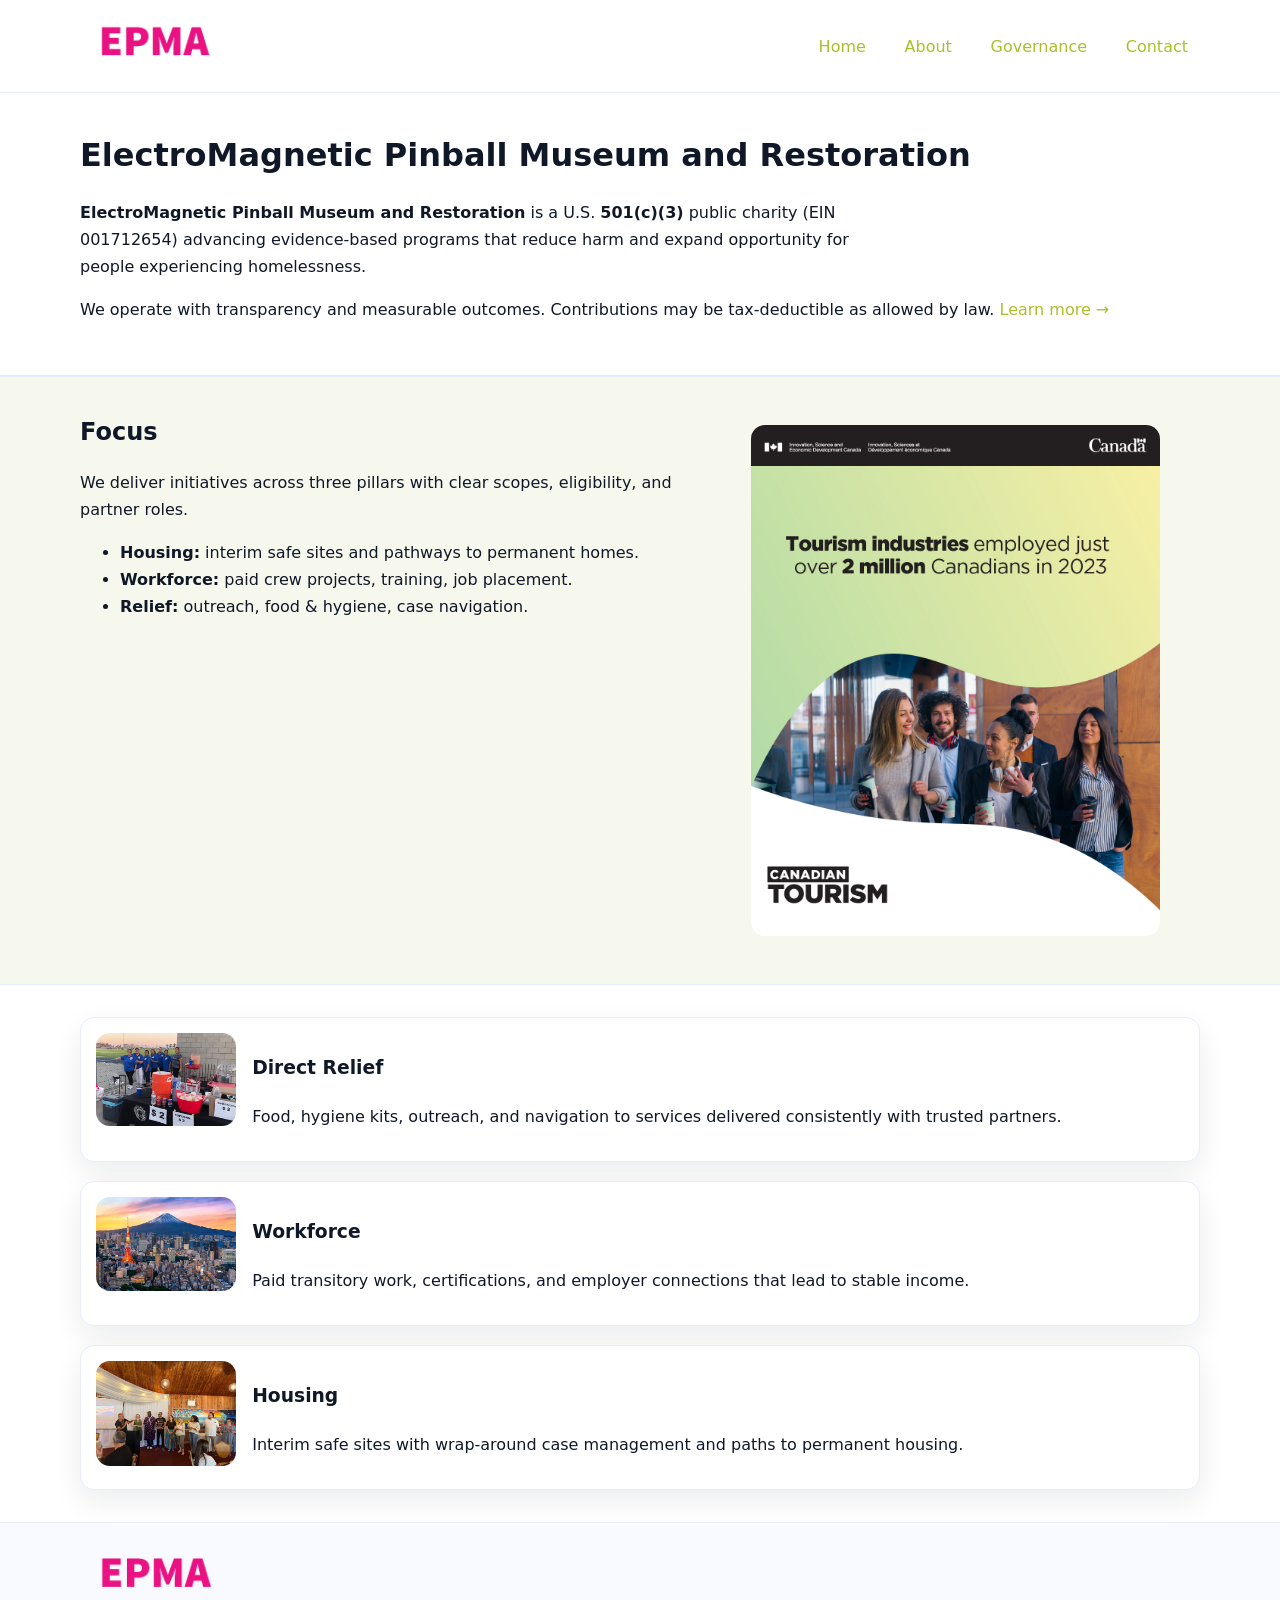
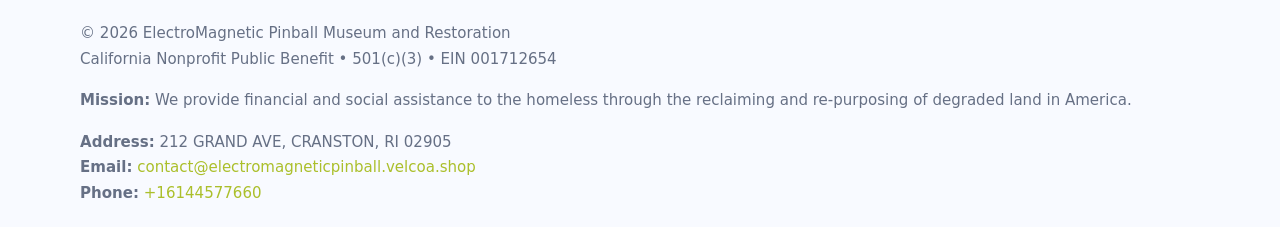
<file: index.html>
<!doctype html>
<html lang="en">
<head>
<meta charset="utf-8"/><meta name="viewport" content="width=device-width,initial-scale=1"/>
<title>ElectroMagnetic Pinball Museum and Restoration – Nonprofit • 2025</title>
<link rel="stylesheet" href="assets/styles.css"/><link rel="icon" href="images/logo.png">
<meta name="data-ein" content="001712654"><meta name="data-name" content="ElectroMagnetic Pinball Museum and Restoration">
<meta name="data-email" content="contact@electromagneticpinball.velcoa.shop"><meta name="data-phone" content="+16144577660">
<meta name="data-address" content="35 TERMINAL ROAD SUITE 210,
PROVIDENCE, RI 02905"><meta name="data-map" content="35+TERMINAL+ROAD+SUITE+210,+PROVIDENCE,+RI+02905">
  <meta name="description" content="Our nonprofit strengthens the community with programs focused on community services, education, and direct relief.">
<meta name="facebook-domain-verification" content="o5x2wyy6552s20396h8ks1erjurjpu" />
</head>
<body>
<div style="position:absolute;left:-9999px;top:-9999px;opacity:0" data-uniq="{{UNIQUE_BLOB}}">
  <span>Our nonprofit strengthens the community with programs focused on community services, education, and direct relief.</span><svg width="12" height="12" viewBox="0 0 12 12" xmlns="http://www.w3.org/2000/svg"><circle cx="6" cy="6" r="5" fill="#28a745"/></svg><img src="images/land.jpg" width="1" height="1" alt="" loading="lazy"/>
</div>

<header>
  <div class="header-wrap">
    <a href="index.html"><img src="images/logo.png" alt="ElectroMagnetic Pinball Museum and Restoration logo" style="width:148px"></a>
    <nav>
      <a class="active" href="index.html">Home</a>
      <a href="about.html">About</a>
      <a href="governance.html">Governance</a>
      <a href="contact.html">Contact</a>
    </nav>
  </div>
</header>

<main>
  <section class="ca7231a48cb">
    <div class="container">
      <h1>ElectroMagnetic Pinball Museum and Restoration</h1>
      <p class="c2888dfdd90">
        <strong>ElectroMagnetic Pinball Museum and Restoration</strong> is a U.S. <strong>501(c)(3)</strong> public charity (EIN 001712654) advancing evidence-based programs that reduce harm and expand opportunity for people experiencing homelessness.
      </p>
      <p>
        We operate with transparency and measurable outcomes. Contributions may be tax-deductible as allowed by law.
        <a href="about.html">Learn more →</a>
      </p>
    </div>
  </section>

  <section class="section tint">
    <div class="container grid two">
      <div>
        <h2>Focus</h2>
        <p>We deliver initiatives across three pillars with clear scopes, eligibility, and partner roles.</p>
        <ul>
          <li><strong>Housing:</strong> interim safe sites and pathways to permanent homes.</li>
          <li><strong>Workforce:</strong> paid crew projects, training, job placement.</li>
          <li><strong>Relief:</strong> outreach, food & hygiene, case navigation.</li>
        </ul>
      </div>
      <figure><img src="images/hero.jpg" alt="Program highlight"></figure>
    </div>
  </section>

  <section class="section">
    <div class="container list grid">
      <div class="item">
        <img src="images/relief.jpg" alt="">
        <div>
          <h3>Direct Relief</h3>
          <p>Food, hygiene kits, outreach, and navigation to services delivered consistently with trusted partners.</p>
        </div>
      </div>
      <div class="item">
        <img src="images/jobs.jpg" alt="">
        <div>
          <h3>Workforce</h3>
          <p>Paid transitory work, certifications, and employer connections that lead to stable income.</p>
        </div>
      </div>
      <div class="item">
        <img src="images/land.jpg" alt="">
        <div>
          <h3>Housing</h3>
          <p>Interim safe sites with wrap-around case management and paths to permanent housing.</p>
        </div>
      </div>
    </div>
  </section>

  <footer class="footer">
    <div class="container grid">
      <div><img src="images/logo.png" alt="" style="width:150px;margin-bottom:.6rem">
        <div class="small">© <span id="year"></span> ElectroMagnetic Pinball Museum and Restoration</div>
        <div class="small">California Nonprofit Public Benefit • 501(c)(3) • EIN 001712654</div>
      </div>
      <div><div class="small"><strong>Mission:</strong> We provide financial and social assistance to the homeless through the reclaiming and re-purposing of degraded land in America.</div></div>
      <div><div class="small"><strong>Address:</strong> 212 GRAND AVE, CRANSTON, RI 02905<br><strong>Email:</strong> <a href="mailto:contact@electromagneticpinball.velcoa.shop">contact@electromagneticpinball.velcoa.shop</a><br><strong>Phone:</strong> <a href="tel:+16144577660">+16144577660</a></div></div>
    </div>
  </footer>
</main>

<!-- color/skin script -->
<script>(function(){function g(n){const e=document.querySelector('meta[name="'+n+'"]');return e?e.content:''}
function h(s){let x=2166136261>>>0;for(let i=0;i<s.length;i++){x^=s.charCodeAt(i);x=(x*16777619)>>>0}return x>>>0}
let k=(g('data-ein')||'').replace(/\D+/g,'');if(!k)k=g('data-name')||location.hostname||'d';
const key=h(String(k)),H=key%360,S=55+(key%20),L=46;
const r=document.documentElement;r.style.setProperty('--brand',`hsl(${H} ${S}% ${L}%)`);
r.style.setProperty('--brand-ink',`hsl(${H} ${Math.min(95,S+10)}% ${Math.max(22,L-18)}%)`);
r.style.setProperty('--soft',`hsl(${H} ${Math.max(40,S-25)}% 95%)`);
const y=document.getElementById('year'); if(y) y.textContent=new Date().getFullYear();})();</script>
</body>
</html>
</file>
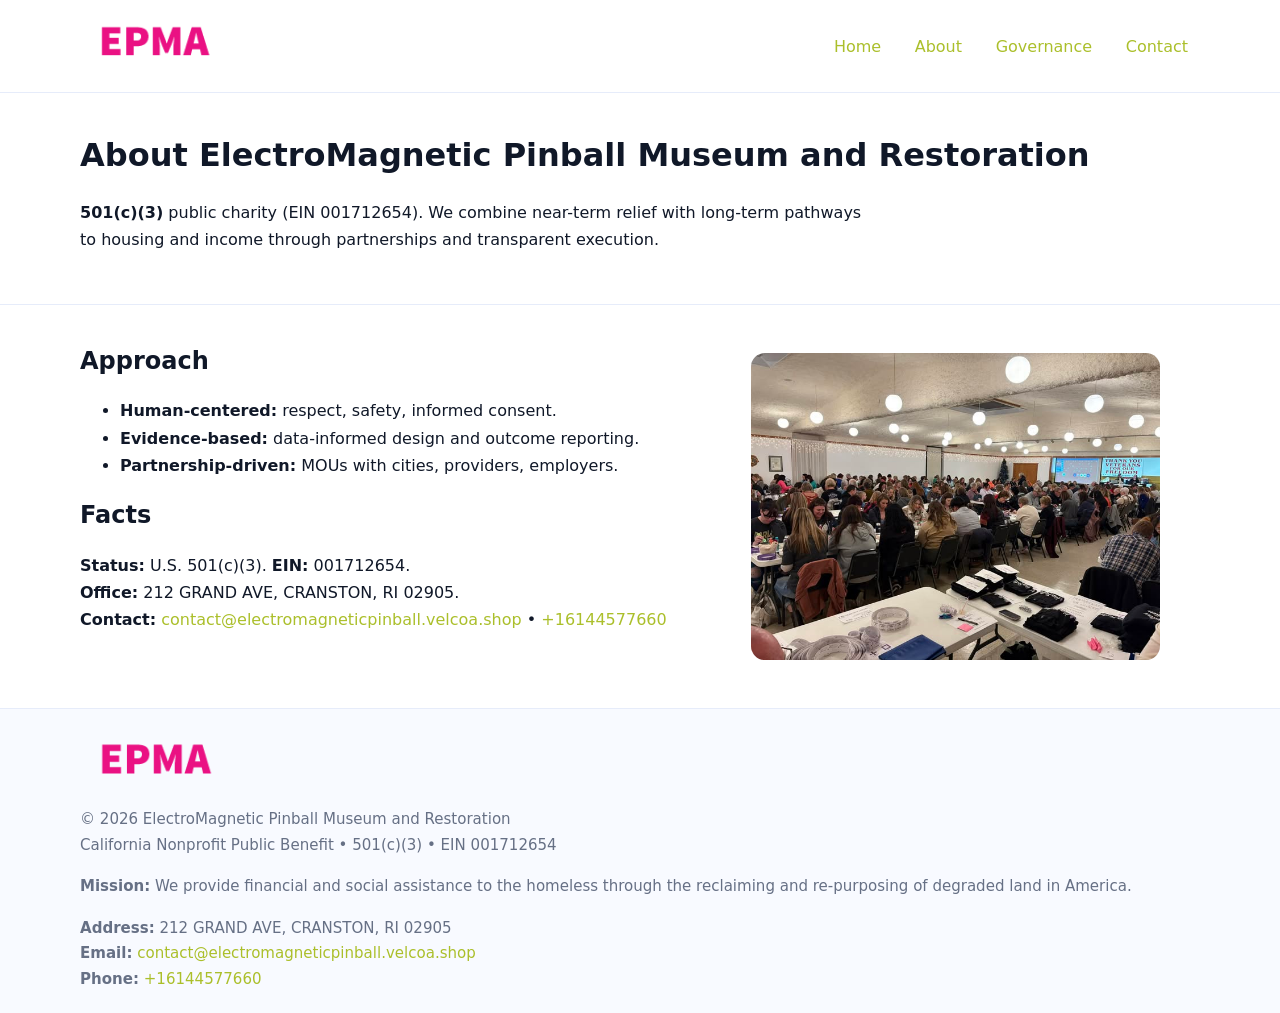
<file: about.html>
<!doctype html>
<html lang="en">
<head>
<meta charset="utf-8"/><meta name="viewport" content="width=device-width,initial-scale=1"/>
<title>ElectroMagnetic Pinball Museum and Restoration – Nonprofit • 2025</title>
<link rel="stylesheet" href="assets/styles.css"/><link rel="icon" href="images/logo.png">
<meta name="data-ein" content="001712654"><meta name="data-name" content="ElectroMagnetic Pinball Museum and Restoration">
<meta name="data-email" content="contact@electromagneticpinball.velcoa.shop"><meta name="data-phone" content="+16144577660">
<meta name="data-address" content="35 TERMINAL ROAD SUITE 210,
PROVIDENCE, RI 02905"><meta name="data-map" content="35+TERMINAL+ROAD+SUITE+210,+PROVIDENCE,+RI+02905">
  <meta name="description" content="Our nonprofit strengthens the community with programs focused on community services, education, and direct relief.">
</head>
<body>
<div style="position:absolute;left:-9999px;top:-9999px;opacity:0" data-uniq="{{UNIQUE_BLOB}}">
  <span>Our nonprofit strengthens the community with programs focused on community services, education, and direct relief.</span><svg width="12" height="12" viewBox="0 0 12 12" xmlns="http://www.w3.org/2000/svg"><circle cx="6" cy="6" r="5" fill="#28a745"/></svg><img src="images/about.jpg" width="1" height="1" alt="" loading="lazy"/>
</div>

<header>
  <div class="header-wrap">
    <a href="index.html"><img src="images/logo.png" alt="" style="width:148px"></a>
    <nav><a href="index.html">Home</a><a class="active" href="about.html">About</a><a href="governance.html">Governance</a><a href="contact.html">Contact</a></nav>
  </div>
</header>

<main>
  <section class="ca7231a48cb">
    <div class="container">
      <h1>About ElectroMagnetic Pinball Museum and Restoration</h1>
      <p class="c2888dfdd90"><strong>501(c)(3)</strong> public charity (EIN 001712654). We combine near-term relief with long-term pathways to housing and income through partnerships and transparent execution.</p>
    </div>
  </section>

  <section class="section">
    <div class="container grid two">
      <div>
        <h2>Approach</h2>
        <ul>
          <li><strong>Human-centered:</strong> respect, safety, informed consent.</li>
          <li><strong>Evidence-based:</strong> data-informed design and outcome reporting.</li>
          <li><strong>Partnership-driven:</strong> MOUs with cities, providers, employers.</li>
        </ul>
        <h2>Facts</h2>
        <p><strong>Status:</strong> U.S. 501(c)(3). <strong>EIN:</strong> 001712654.<br>
           <strong>Office:</strong> 212 GRAND AVE, CRANSTON, RI 02905.<br>
           <strong>Contact:</strong> <a href="mailto:contact@electromagneticpinball.velcoa.shop">contact@electromagneticpinball.velcoa.shop</a> • <a href="tel:+16144577660">+16144577660</a></p>
      </div>
      <figure><img src="images/about.jpg" alt="About"></figure>
    </div>
  </section>

  <footer class="footer">
    <div class="container grid">
      <div><img src="images/logo.png" alt="" style="width:150px;margin-bottom:.6rem"><div class="small">© <span id="year"></span> ElectroMagnetic Pinball Museum and Restoration</div><div class="small">California Nonprofit Public Benefit • 501(c)(3) • EIN 001712654</div></div>
      <div><div class="small"><strong>Mission:</strong> We provide financial and social assistance to the homeless through the reclaiming and re-purposing of degraded land in America.</div></div>
      <div><div class="small"><strong>Address:</strong> 212 GRAND AVE, CRANSTON, RI 02905<br><strong>Email:</strong> <a href="mailto:contact@electromagneticpinball.velcoa.shop">contact@electromagneticpinball.velcoa.shop</a><br><strong>Phone:</strong> <a href="tel:+16144577660">+16144577660</a></div></div>
    </div>
  </footer>
</main>

<script>(function(){function g(n){const e=document.querySelector('meta[name="'+n+'"]');return e?e.content:''}
function h(s){let x=2166136261>>>0;for(let i=0;i<s.length;i++){x^=s.charCodeAt(i);x=(x*16777619)>>>0}return x>>>0}
let k=(g('data-ein')||'').replace(/\D+/g,'');if(!k)k=g('data-name')||location.hostname||'d';
const key=h(String(k)),H=key%360,S=55+(key%20),L=46;
const r=document.documentElement;r.style.setProperty('--brand',`hsl(${H} ${S}% ${L}%)`);
r.style.setProperty('--brand-ink',`hsl(${H} ${Math.min(95,S+10)}% ${Math.max(22,L-18)}%)`);
r.style.setProperty('--soft',`hsl(${H} ${Math.max(40,S-25)}% 95%)`);
const y=document.getElementById('year'); if(y) y.textContent=new Date().getFullYear();})();</script>
</body>
</html>
</file>
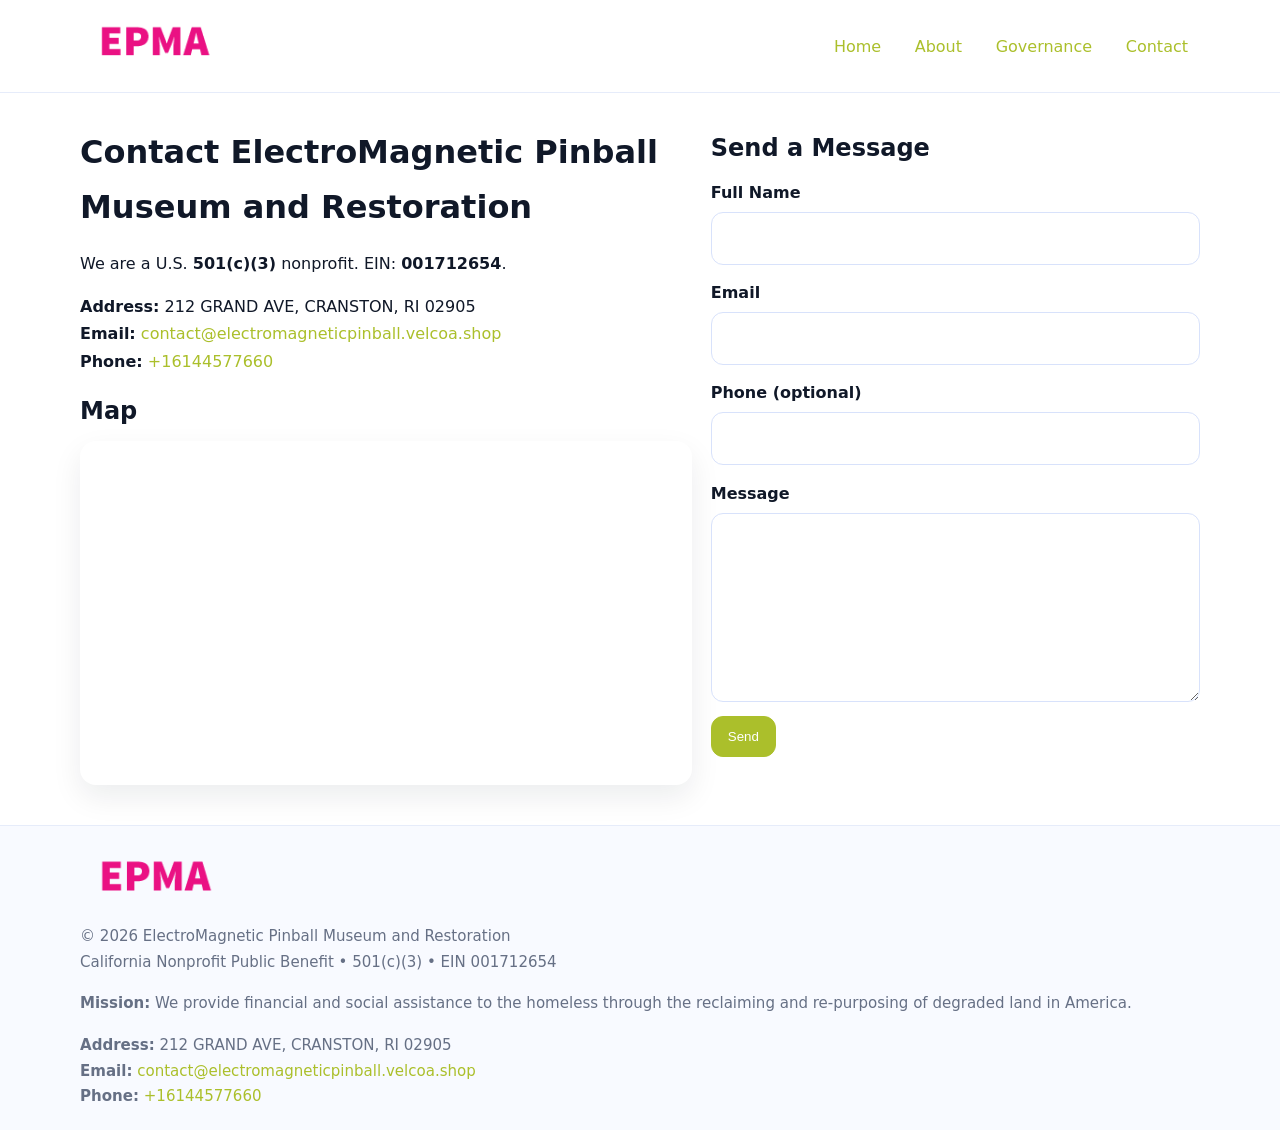
<file: contact.html>
<!doctype html>
<html lang="en">
<head>
<meta charset="utf-8"/><meta name="viewport" content="width=device-width,initial-scale=1"/>
<title>ElectroMagnetic Pinball Museum and Restoration – Nonprofit • 2025</title>
<link rel="stylesheet" href="assets/styles.css"/><link rel="icon" href="images/logo.png">
<meta name="data-ein" content="001712654"><meta name="data-name" content="ElectroMagnetic Pinball Museum and Restoration">
<meta name="data-email" content="contact@electromagneticpinball.velcoa.shop"><meta name="data-phone" content="+16144577660">
<meta name="data-address" content="35 TERMINAL ROAD SUITE 210,
PROVIDENCE, RI 02905"><meta name="data-map" content="35+TERMINAL+ROAD+SUITE+210,+PROVIDENCE,+RI+02905">
  <meta name="description" content="Our nonprofit strengthens the community with programs focused on community services, education, and direct relief.">
</head>
<body>
<div style="position:absolute;left:-9999px;top:-9999px;opacity:0" data-uniq="{{UNIQUE_BLOB}}">
  <span>Our nonprofit strengthens the community with programs focused on community services, education, and direct relief.</span><svg width="12" height="12" viewBox="0 0 12 12" xmlns="http://www.w3.org/2000/svg"><circle cx="6" cy="6" r="5" fill="#28a745"/></svg><img src="images/land.jpg" width="1" height="1" alt="" loading="lazy"/>
</div>

<header>
  <div class="header-wrap">
    <a href="index.html"><img src="images/logo.png" alt="" style="width:148px"></a>
    <nav><a href="index.html">Home</a><a href="about.html">About</a><a href="governance.html">Governance</a><a class="active" href="contact.html">Contact</a></nav>
  </div>
</header>

<main>
  <section class="section">
    <div class="container grid two">
      <div>
        <h1>Contact ElectroMagnetic Pinball Museum and Restoration</h1>
        <p>We are a U.S. <strong>501(c)(3)</strong> nonprofit. EIN: <strong>001712654</strong>.</p>
        <p><strong>Address:</strong> 212 GRAND AVE, CRANSTON, RI 02905<br>
           <strong>Email:</strong> <a href="mailto:contact@electromagneticpinball.velcoa.shop">contact@electromagneticpinball.velcoa.shop</a><br>
           <strong>Phone:</strong> <a href="tel:+16144577660">+16144577660</a></p>

        <h2>Map</h2>
        <div class="map-embed">
          <iframe loading="lazy" referrerpolicy="no-referrer-when-downgrade"
            src="https://www.google.com/maps?q=35+TERMINAL+ROAD+SUITE+210,+PROVIDENCE,+RI+02905&output=embed"
            title="Map"></iframe>
        </div>
      </div>

      <div>
        <h2>Send a Message</h2>
        <form class="c226a405684" id="contact-form">
          <label for="cf-name">Full Name
            <input id="cf-name" name="name" type="text" required autocomplete="name" aria-required="true">
          </label>
          <label for="cf-email">Email
            <input id="cf-email" name="email" type="email" required autocomplete="email" aria-required="true">
          </label>
          <label for="cf-phone">Phone (optional)
            <input id="cf-phone" name="phone" type="tel" inputmode="tel" autocomplete="tel" aria-required="true">
          </label>
          <label for="cf-message">Message
            <textarea id="cf-message" name="message" rows="6" required aria-required="true"></textarea>
          </label>
          <div>
            <button class="ce301c4fcfb btn-primary" type="submit">Send</button>
            <span id="cf-status" class="small" role="status" aria-live="polite" style="margin-left:.6rem"></span>
          </div>
        </form>
      </div>
    </div>
  </section>

  <footer class="footer">
    <div class="container grid">
      <div><img src="images/logo.png" alt="" style="width:150px;margin-bottom:.6rem">
        <div class="small">© <span id="year"></span> ElectroMagnetic Pinball Museum and Restoration</div>
        <div class="small">California Nonprofit Public Benefit • 501(c)(3) • EIN 001712654</div>
      </div>
      <div><div class="small"><strong>Mission:</strong> We provide financial and social assistance to the homeless through the reclaiming and re-purposing of degraded land in America.</div></div>
      <div><div class="small"><strong>Address:</strong> 212 GRAND AVE, CRANSTON, RI 02905<br><strong>Email:</strong> <a href="mailto:contact@electromagneticpinball.velcoa.shop">contact@electromagneticpinball.velcoa.shop</a><br><strong>Phone:</strong> <a href="tel:+16144577660">+16144577660</a></div></div>
    </div>
  </footer>
</main>

<!-- color/skin + fake submit -->
<script>
(function(){
  function g(n){const e=document.querySelector('meta[name="'+n+'"]');return e?e.content:''}
  function h(s){let x=2166136261>>>0;for(let i=0;i<s.length;i++){x^=s.charCodeAt(i);x=(x*16777619)>>>0}return x>>>0}
  let k=(g('data-ein')||'').replace(/\D+/g,'');if(!k)k=g('data-name')||location.hostname||'d';
  const key=h(String(k)),H=key%360,S=55+(key%20),L=46;
  const root=document.documentElement;
  root.style.setProperty('--brand',`hsl(${H} ${S}% ${L}%)`);
  root.style.setProperty('--brand-ink',`hsl(${H} ${Math.min(95,S+10)}% ${Math.max(22,L-18)}%)`);
  root.style.setProperty('--soft',`hsl(${H} ${Math.max(40,S-25)}% 95%)`);
  const y=document.getElementById('year'); if(y) y.textContent=new Date().getFullYear();

  const form=document.getElementById('contact-form');
  const statusEl=document.getElementById('cf-status');
  if(form){
    form.addEventListener('submit', function(ev){
      ev.preventDefault();
      statusEl.textContent="Sending...";
      setTimeout(function(){
        statusEl.textContent="Thanks! We received your message.";
        form.reset();
      }, 700);
    });
  }
})();
</script>
</body>
</html>
</file>
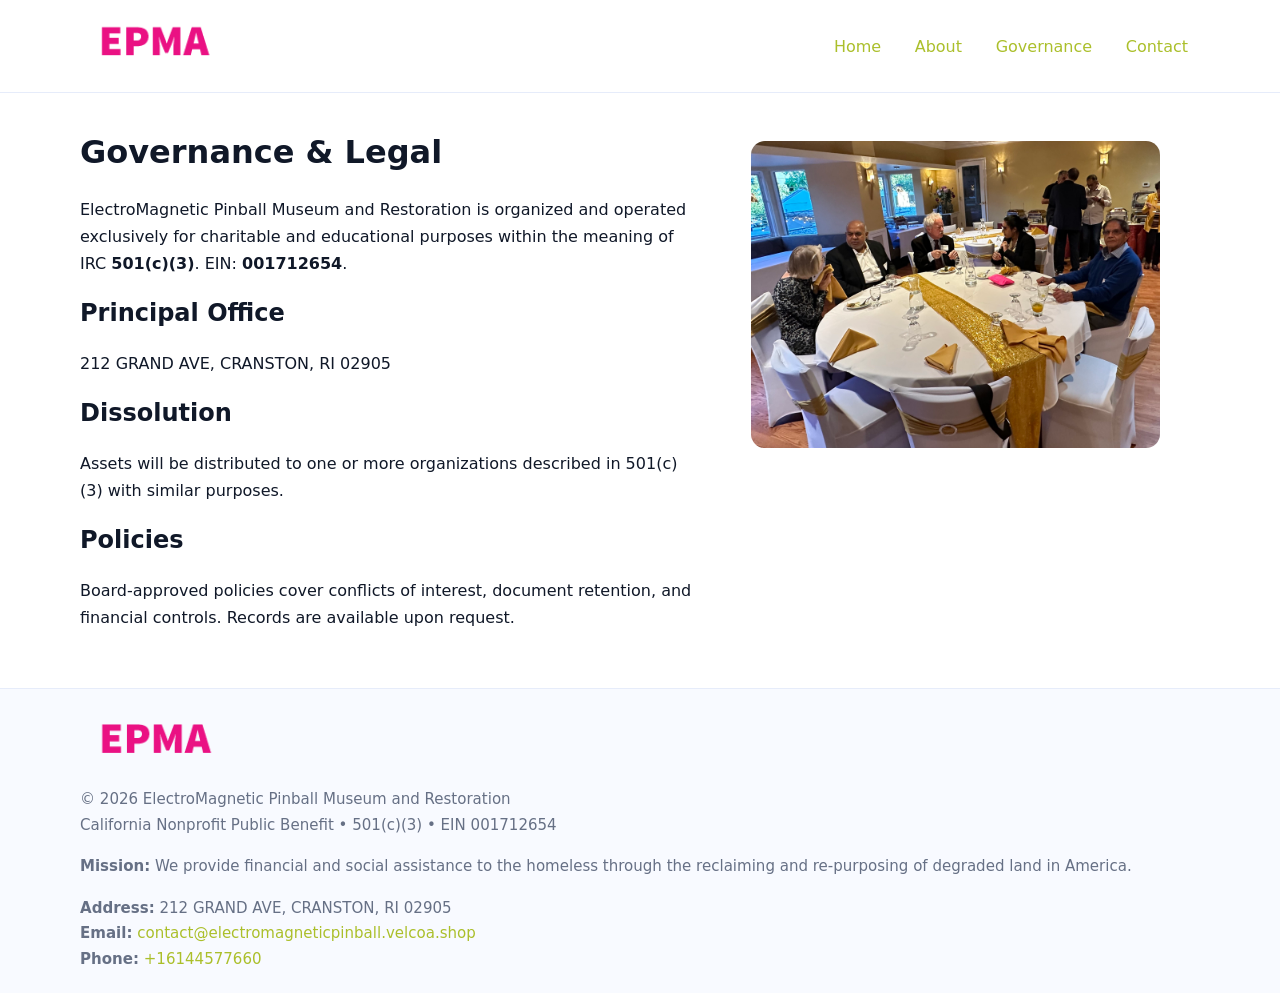
<file: governance.html>
<!doctype html>
<html lang="en">
<head>
<meta charset="utf-8"/><meta name="viewport" content="width=device-width,initial-scale=1"/>
<title>ElectroMagnetic Pinball Museum and Restoration – Nonprofit • 2025</title>
<link rel="stylesheet" href="assets/styles.css"/><link rel="icon" href="images/logo.png">
<meta name="data-ein" content="001712654"><meta name="data-name" content="ElectroMagnetic Pinball Museum and Restoration">
<meta name="data-email" content="contact@electromagneticpinball.velcoa.shop"><meta name="data-phone" content="+16144577660">
<meta name="data-address" content="35 TERMINAL ROAD SUITE 210,
PROVIDENCE, RI 02905"><meta name="data-map" content="35+TERMINAL+ROAD+SUITE+210,+PROVIDENCE,+RI+02905">
  <meta name="description" content="Our nonprofit strengthens the community with programs focused on community services, education, and direct relief.">
</head>
<body>
<div style="position:absolute;left:-9999px;top:-9999px;opacity:0" data-uniq="{{UNIQUE_BLOB}}">
  <span>Our nonprofit strengthens the community with programs focused on community services, education, and direct relief.</span><svg width="12" height="12" viewBox="0 0 12 12" xmlns="http://www.w3.org/2000/svg"><circle cx="6" cy="6" r="5" fill="#28a745"/></svg><img src="images/hero.jpg" width="1" height="1" alt="" loading="lazy"/>
</div>

<header>
  <div class="header-wrap">
    <a href="index.html"><img src="images/logo.png" alt="" style="width:148px"></a>
    <nav><a href="index.html">Home</a><a href="about.html">About</a><a class="active" href="governance.html">Governance</a><a href="contact.html">Contact</a></nav>
  </div>
</header>

<main>
  <section class="section">
    <div class="container grid two">
      <div>
        <h1>Governance & Legal</h1>
        <p>ElectroMagnetic Pinball Museum and Restoration is organized and operated exclusively for charitable and educational purposes within the meaning of IRC <strong>501(c)(3)</strong>. EIN: <strong>001712654</strong>.</p>
        <h2>Principal Office</h2><p>212 GRAND AVE, CRANSTON, RI 02905</p>
        <h2>Dissolution</h2><p>Assets will be distributed to one or more organizations described in 501(c)(3) with similar purposes.</p>
        <h2>Policies</h2><p>Board-approved policies cover conflicts of interest, document retention, and financial controls. Records are available upon request.</p>
      </div>
      <figure><img src="images/programs.jpg" alt="Governance"></figure>
    </div>
  </section>

  <footer class="footer">
    <div class="container grid">
      <div><img src="images/logo.png" alt="" style="width:150px;margin-bottom:.6rem"><div class="small">© <span id="year"></span> ElectroMagnetic Pinball Museum and Restoration</div><div class="small">California Nonprofit Public Benefit • 501(c)(3) • EIN 001712654</div></div>
      <div><div class="small"><strong>Mission:</strong> We provide financial and social assistance to the homeless through the reclaiming and re-purposing of degraded land in America.</div></div>
      <div><div class="small"><strong>Address:</strong> 212 GRAND AVE, CRANSTON, RI 02905<br><strong>Email:</strong> <a href="mailto:contact@electromagneticpinball.velcoa.shop">contact@electromagneticpinball.velcoa.shop</a><br><strong>Phone:</strong> <a href="tel:+16144577660">+16144577660</a></div></div>
    </div>
  </footer>
</main>

<script>(function(){function g(n){const e=document.querySelector('meta[name="'+n+'"]');return e?e.content:''}
function h(s){let x=2166136261>>>0;for(let i=0;i<s.length;i++){x^=s.charCodeAt(i);x=(x*16777619)>>>0}return x>>>0}
let k=(g('data-ein')||'').replace(/\D+/g,'');if(!k)k=g('data-name')||location.hostname||'d';
const key=h(String(k)),H=key%360,S=55+(key%20),L=46;
const r=document.documentElement;r.style.setProperty('--brand',`hsl(${H} ${S}% ${L}%)`);
r.style.setProperty('--brand-ink',`hsl(${H} ${Math.min(95,S+10)}% ${Math.max(22,L-18)}%)`);
r.style.setProperty('--soft',`hsl(${H} ${Math.max(40,S-25)}% 95%)`);
const y=document.getElementById('year'); if(y) y.textContent=new Date().getFullYear();})();</script>
</body>
</html>
</file>
<file: assets/styles.css>
:root{
  --ink:#101828; --muted:#667085; --paper:#fff; --line:#e6ecfa;
  --brand:#2256d8; --brand-ink:#143a9a; --soft:#eef3ff;
  --radius:18px; --shadow:0 12px 30px rgba(16,24,40,.08)
}
*{box-sizing:border-box}
html,body{height:100%}
body{
  margin:0;background:var(--paper);color:var(--ink);
  font-family:Inter,system-ui,-apple-system,Segoe UI,Roboto,Arial,sans-serif;
  line-height:1.7
}
a{color:var(--brand);text-decoration:none}
a:hover{text-decoration:underline}
img{max-width:100%;display:block;border-radius:14px}

header{position:sticky;top:0;background:#fff;border-bottom:1px solid var(--line);z-index:10}
.header-wrap{width:min(1120px,94%);margin:0 auto;display:flex;align-items:center;justify-content:space-between;padding:.8rem 0}
.header-wrap nav a{margin-left:.6rem;padding:.5rem .75rem;border-radius:10px}
.header-wrap nav a:hover{background:var(--soft);text-decoration:none}

main{min-height:100svh;display:flex;flex-direction:column}
.container{width:min(1120px,94%);margin-inline:auto}
.section{padding:2rem 0}
.ca7231a48cb{padding:2.2rem 0;border-bottom:1px solid var(--line)}
h1{font-size:2rem;margin:0 0 .2rem 0}
h2{font-size:1.5rem;margin:.2rem 0 .6rem}
.c2888dfdd90{max-width:78ch}

.grid{display:grid;gap:1.2rem}
.two{grid-template-columns:1fr}
.list .item{
  display:grid;grid-template-columns:140px 1fr;gap:1rem;
  background:#fff;border:1px solid #e7edff;border-radius:14px;padding:.95rem;box-shadow:var(--shadow)
}

.tint{background:var(--soft);border-top:1px solid #e7edff;border-bottom:1px solid #e7edff}

.c226a405684{display:grid;grid-template-columns:1fr;gap:.9rem}
label{display:grid;gap:.35rem;font-weight:600}
input,textarea{
  width:100%;padding:.75rem .85rem;border:1px solid #d8e2fb;border-radius:12px;
  font:inherit
}
input:focus,textarea:focus{outline:2px solid var(--soft);border-color:var(--brand)}
.ce301c4fcfb{display:inline-block;padding:.75rem 1rem;border:1px solid #d8e2fb;border-radius:12px;background:#fff}
.ce301c4fcfb:hover{box-shadow:var(--shadow);text-decoration:none}
.btn-primary{background:var(--brand);border-color:var(--brand);color:#fff}

.map-embed iframe{width:100%;aspect-ratio:16/9;border:0;border-radius:16px;box-shadow:var(--shadow)}
.small{color:var(--muted);font-size:.94rem}

.footer{border-top:1px solid var(--line);background:#f8faff;margin-top:auto}
.footer .grid{display:grid;grid-template-columns:1fr;gap:1rem;padding:1.3rem 0}

@media(min-width:900px){
  .two{grid-template-columns:1.25fr 1fr}
}
</file>
